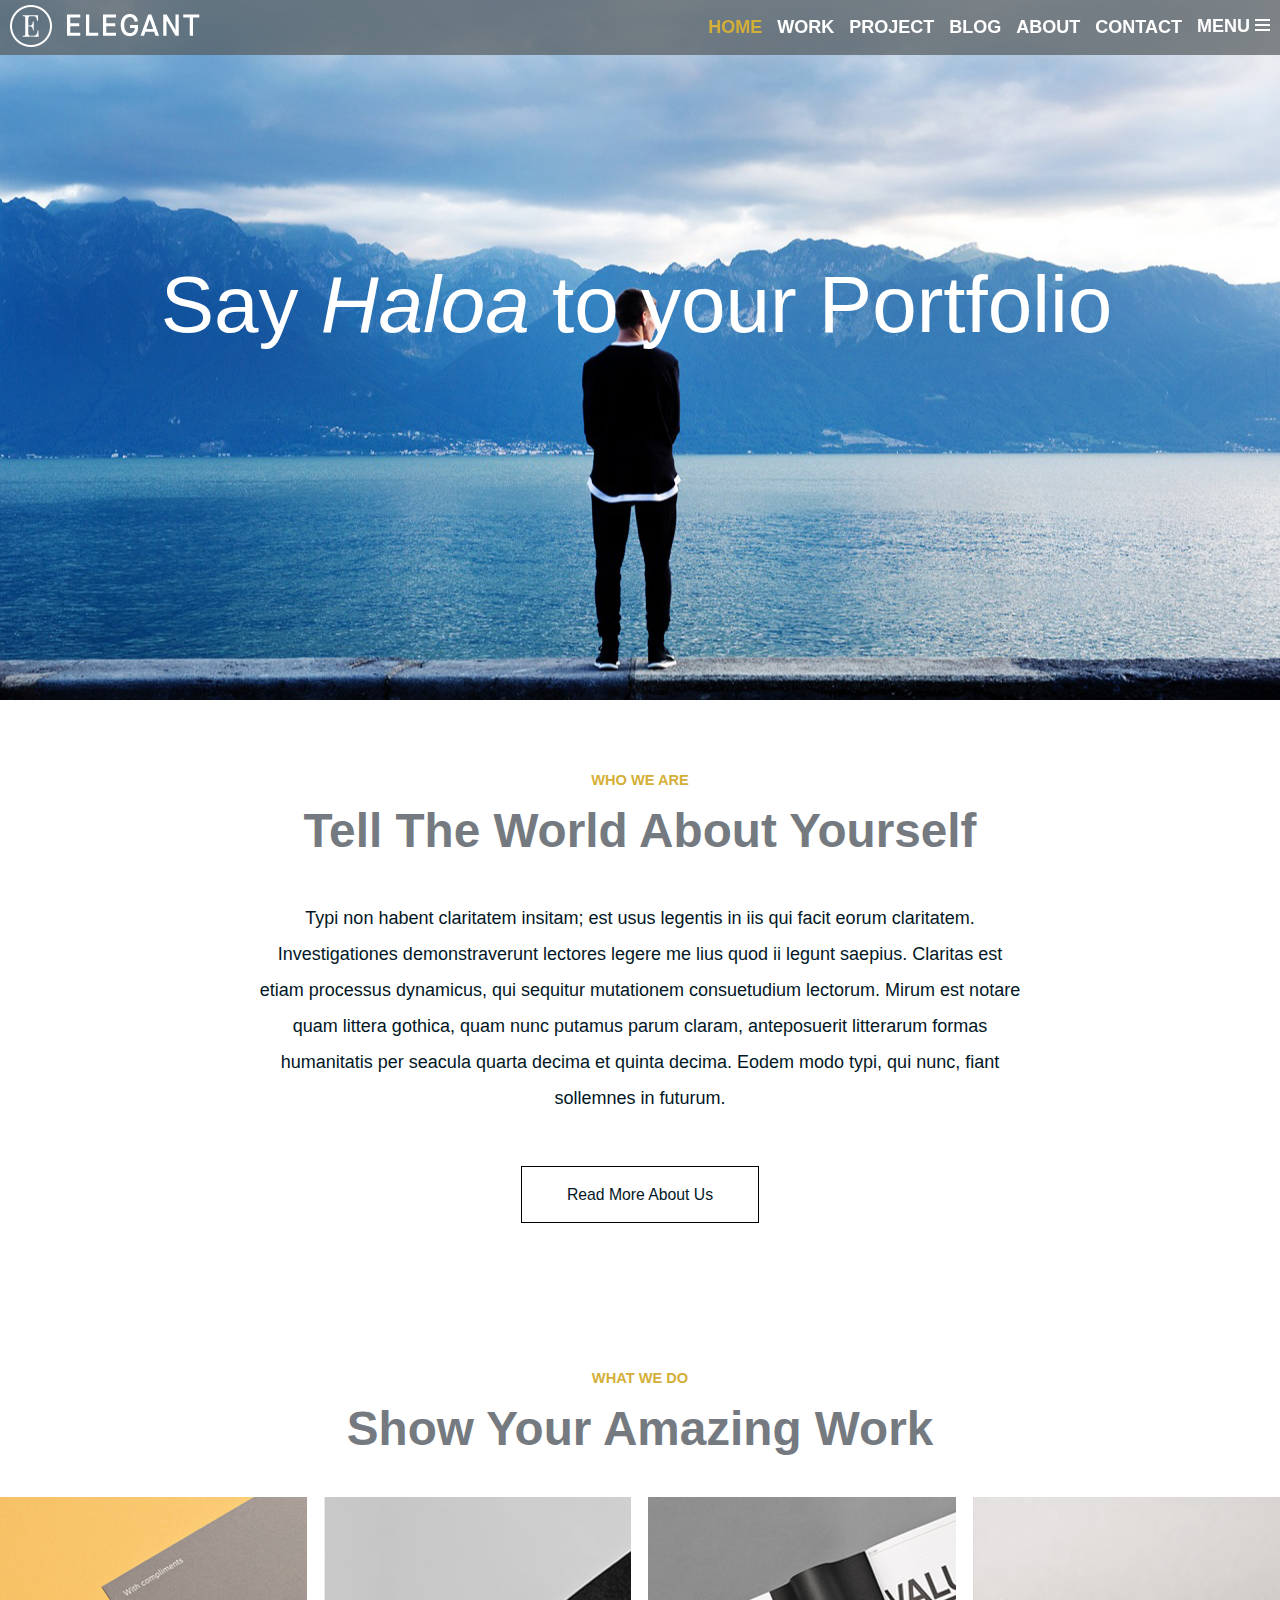
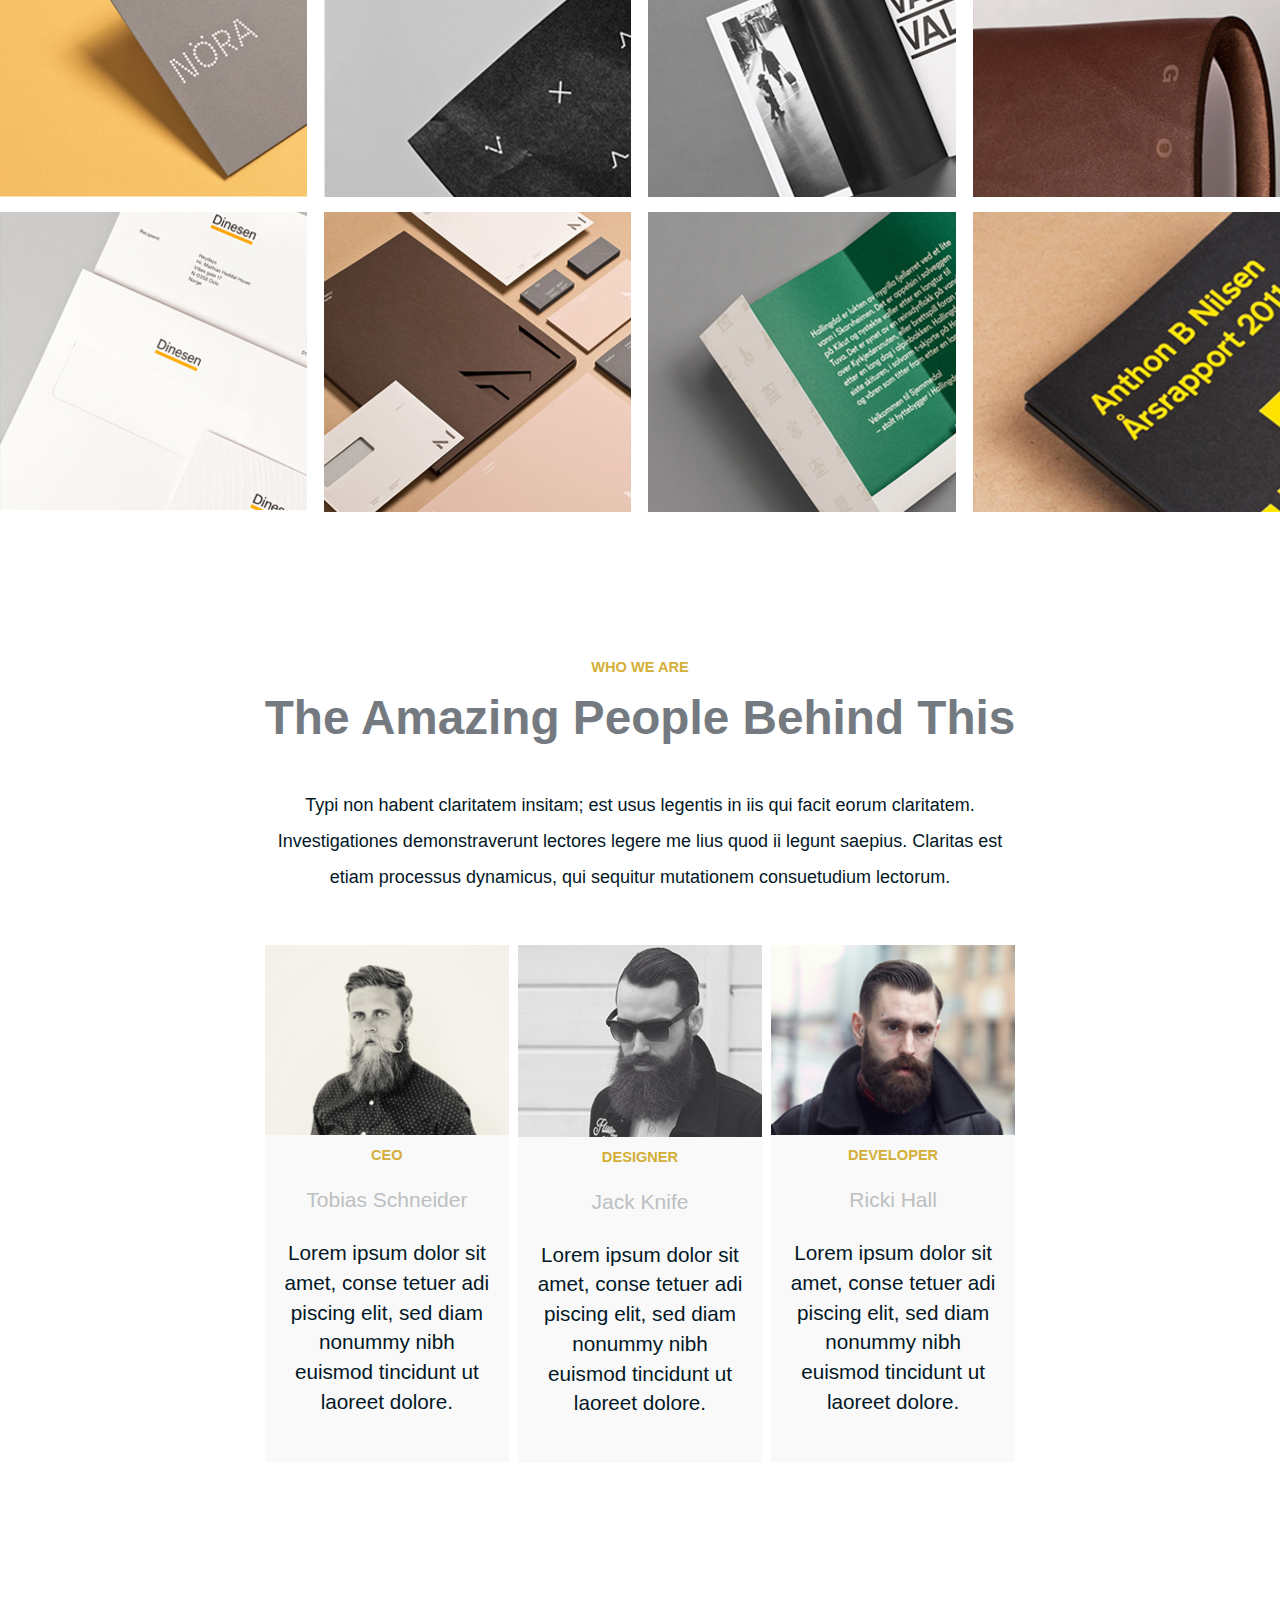
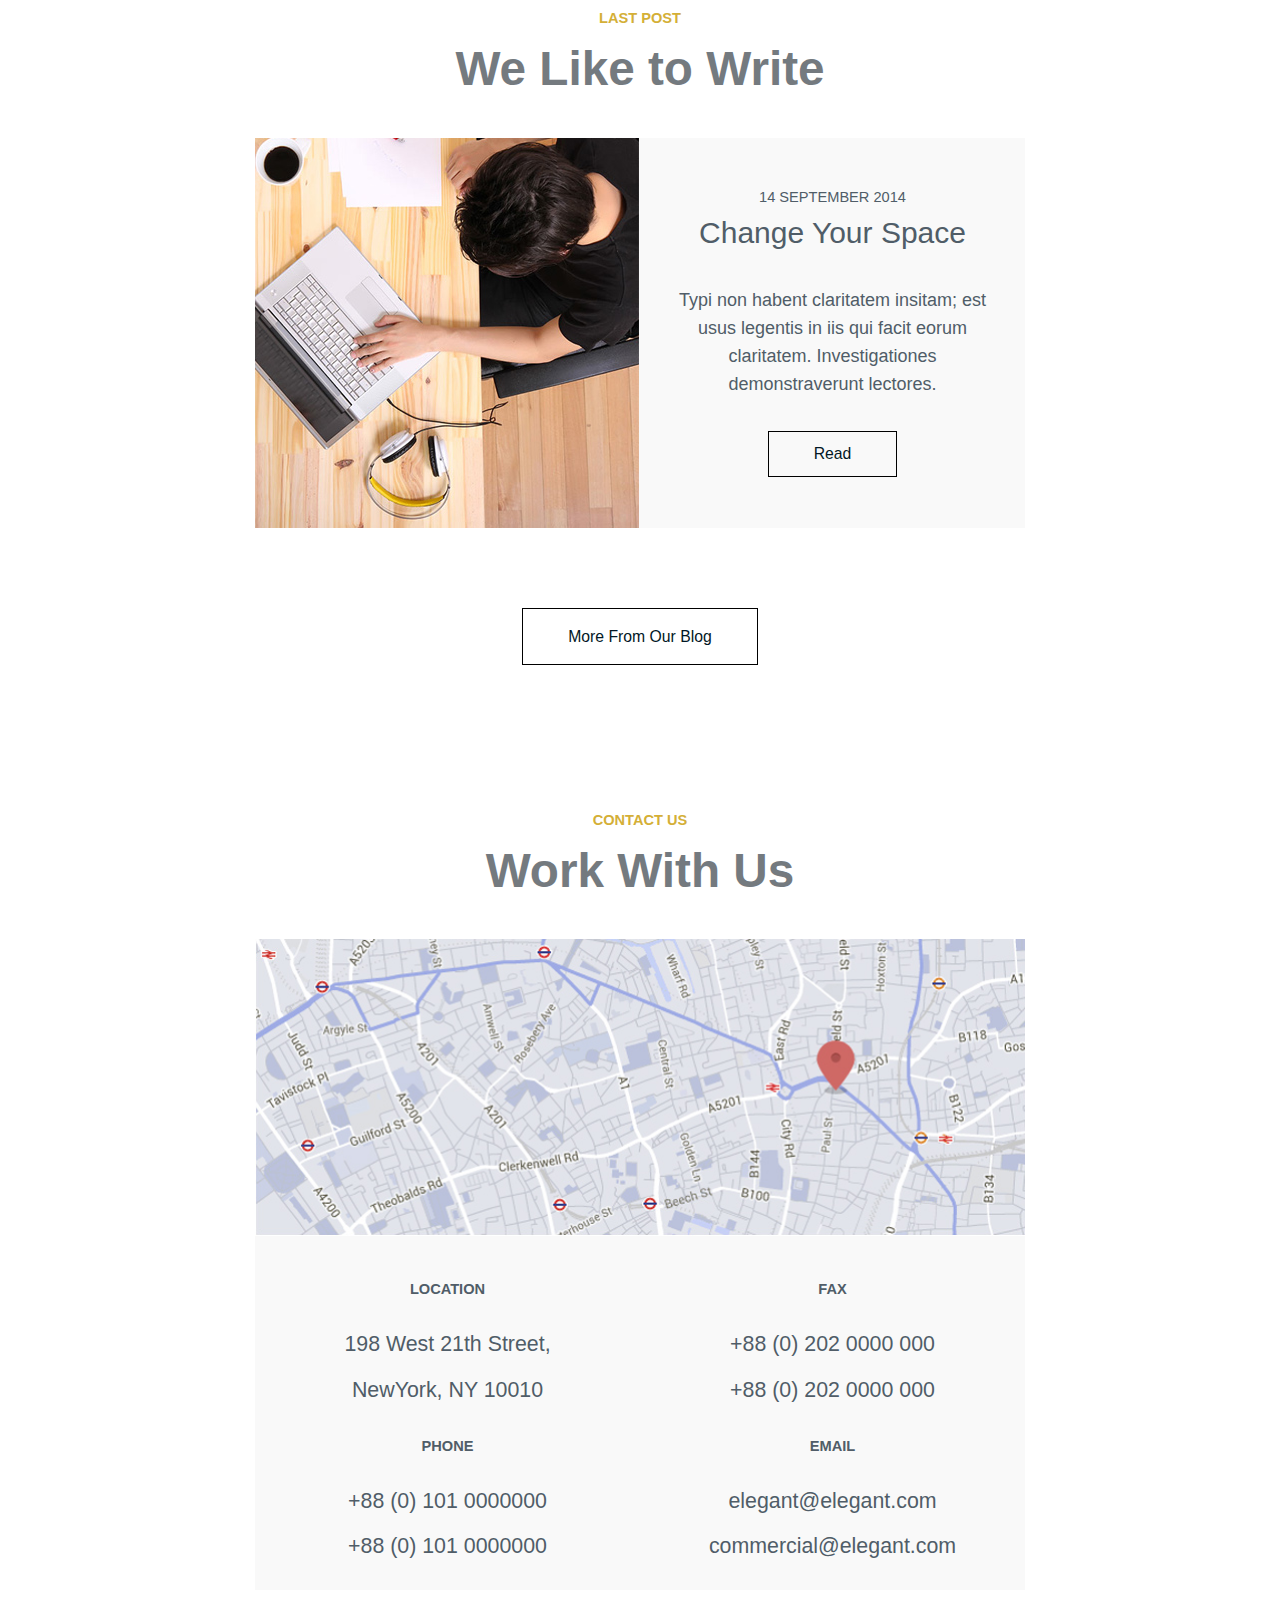
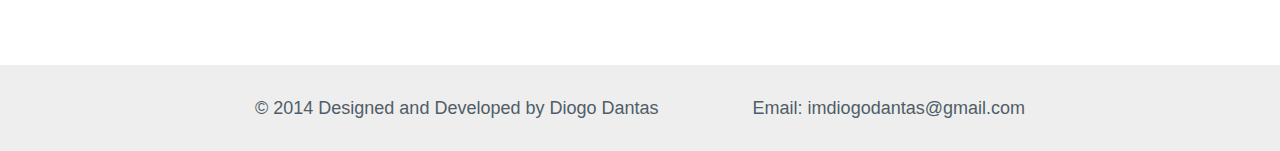
<file: index.html>
<!DOCTYPE html>
<html>
<head>
  <meta charset="utf-8">
  <meta http-equiv="X-UA-Compatible" content="IE=edge">
  <meta name="viewport" content="width=device-width, initial-scale=1">
	<title>Elegant</title>
  
  <link rel="stylesheet" type="text/css" href="styles/style.css">

  <!-- HTML5 shim and Respond.js for IE8 support of HTML5 elements and media queries -->
  <!-- WARNING: Respond.js doesn't work if you view the page via file:// -->
  <!--[if lt IE 9]>
      <script src="https://oss.maxcdn.com/html5shiv/3.7.3/html5shiv.min.js"></script>
      <script src="https://oss.maxcdn.com/respond/1.4.2/respond.min.js"></script>
  <![endif]-->
	
</head>
<body>
  <div class="wrapper">
    <header class="header-home">
      <div class="container">
        <h1>Say <span class="italic">Haloa</span> to your Portfolio</h1>
      </div>
    </header>

    <div class="header-top">
      <div class="container clearfix">
        <div class="logo">
          <a href="/"><img src="img/header-logo.png" alt="logo"></a>
        </div>
        <div class="menu">
          <button class="click-menu" onclick="myFunction()"><span class="disapear">Menu</span><i class="icon-menu"></i></button>
          <nav class="clearfix" id="nav-list">
            <li><a href="#" class="current">Home</a></li>
            <li><a href="work.html">Work</a></li>
            <li><a href="project.html">Project</a></li>
            <li><a href="blog.html">Blog</a></li>
            <li><a href="about.html">About</a></li>
            <li><a href="contact.html">Contact</a></li>
          </nav>
        </div>
      </div>
    </div>

    <section id="yourself" class="main-style">
      <div class="container-small">
        <h4 class="min-title">Who we Are</h4>
        <h2 class="title">Tell The World About Yourself</h2>
        <p>Typi non habent claritatem insitam; est usus legentis in iis qui facit eorum claritatem. Investigationes demonstraverunt lectores legere me lius quod ii legunt saepius. Claritas est etiam processus dynamicus, qui sequitur mutationem consuetudium lectorum. Mirum est notare quam littera gothica, quam nunc putamus parum claram, anteposuerit litterarum formas humanitatis per seacula quarta decima et quinta decima. Eodem modo typi, qui nunc, fiant sollemnes in futurum.</p>
        <a href="" class="btn">Read More About Us</a>
      </div>
    </section>

    <section id="work" class="main-style">
      <div class="container">
        <h4 class="min-title">What We Do</h4>
        <h2 class="title">Show Your Amazing Work</h2>
        <div class="content-work clearfix">
          <div class="work-item">
             <a href="#"><img src="img/work-item1.jpg" alt=""></a>
          </div>
          <div class="work-item">
             <a href="#"><img src="img/work-item2.jpg" alt=""></a>
          </div>
          <div class="work-item">
             <a href="#"><img src="img/work-item3.jpg" alt=""></a>
          </div>
          <div class="work-item">
             <a href="#"><img src="img/work-item4.jpg" alt=""></a>
          </div>
          <div class="work-item">
             <a href="#"><img src="img/work-item5.jpg" alt=""></a>
          </div>
          <div class="work-item">
             <a href="#"><img src="img/work-item6.jpg" alt=""></a>
          </div>
          <div class="work-item">
             <a href="#"><img src="img/work-item7.jpg" alt=""></a>
          </div>
          <div class="work-item">
             <a href="#"><img src="img/work-item8.jpg" alt=""></a>
          </div>
        </div>
      </div>
    </section>

    <section id="people" class="main-style">
      <div class="container-small">
        <h4 class="min-title">Who We Are</h4>
        <h2 class="title">The Amazing People Behind This</h2>
        <p>Typi non habent claritatem insitam; est usus legentis in iis qui facit eorum claritatem. Investigationes demonstraverunt lectores legere me lius quod ii legunt saepius. Claritas est etiam processus dynamicus, qui sequitur mutationem consuetudium lectorum.</p>
        <div class="content-people clearfix">
           <div class="people-item">
             <a href="#"><img src="img/people-item1.jpg" alt=""></a>
             <div class="people-item-info">
               <h4 class="min-title">CEO</h4>
               <a href="#" class="name">Tobias Schneider</a>
               <p>Lorem ipsum dolor sit amet, conse tetuer adi piscing elit, sed diam nonummy nibh euismod tincidunt ut laoreet dolore.</p>
              </div>
           </div>
           <div class="people-item">
             <a href="#"><img src="img/people-item2.jpg" alt=""></a>
             <div class="people-item-info">
               <h4 class="min-title">Designer</h4>
               <a href="#" class="name">Jack Knife</a>
               <p>Lorem ipsum dolor sit amet, conse tetuer adi piscing elit, sed diam nonummy nibh euismod tincidunt ut laoreet dolore.</p>
              </div>
           </div>
           <div class="people-item">
             <a href="#"><img src="img/people-item3.jpg" alt=""></a>
             <div class="people-item-info">
               <h4 class="min-title">Developer</h4>
               <a href="#" class="name">Ricki Hall</a>
               <p>Lorem ipsum dolor sit amet, conse tetuer adi piscing elit, sed diam nonummy nibh euismod tincidunt ut laoreet dolore.</p>
              </div>
           </div>
        </div>
      </div>
    </section>

    <section id="home-blog" class="main-style">
     <div class="container-small">
       <h4 class="min-title">Last Post</h4>
       <h2 class="title">We Like to Write</h2>
       <article class="post clearfix ">
         <img src="img/post-foto1.jpg">
         <div class="post-info">
           <span class="data">14 September 2014</span>
           <h3>Change Your Space</h3>
           <p>Typi non habent claritatem insitam; est usus legentis in iis qui facit eorum claritatem. Investigationes demonstraverunt lectores.</p>
           <a href="#" class="btn">Read</a>
         </div>
       </article>
       <a href="#" class="btn">More From Our Blog</a>
     </div>
    </section>

    <section id="contact" class="main-style">
     <div class="container-small clearfix">
       <h4 class="min-title">Contact Us</h4>
       <h2 class="title">Work With Us</h2>
       <img src="img/contact-map.jpg" alt="location">
       <div class="contact-block clearfix">
       <div class="contact-block-item">
         <h5>Location</h5>
         <span class="info">198 West 21th Street,</span>
         <span class="info">NewYork, NY 10010</span>

         <h5>Phone</h5>
         <span class="info">+88 (0) 101 0000000</span>
         <span class="info">+88 (0) 101 0000000</span>
       </div>
       <div class="contact-block-item">
         <h5>Fax</h5>
         <span class="info">+88 (0) 202 0000 000</span>
         <span class="info">+88 (0) 202 0000 000</span>
       
         <h5>Email</h5>
         <span class="info">elegant@elegant.com</span>
         <span class="info">commercial@elegant.com</span>
       </div>
     </div>
     </div>
    </section>

    <footer>
      <div class="container-small clearfix">
        <p>© 2014 Designed and Developed by Diogo Dantas</p>
        <p>Email: imdiogodantas@gmail.com</p>

      </div>
    </footer>
  </div>

  <script type="text/javascript" src="js/my.js"></script>
</body>
</html>
</file>
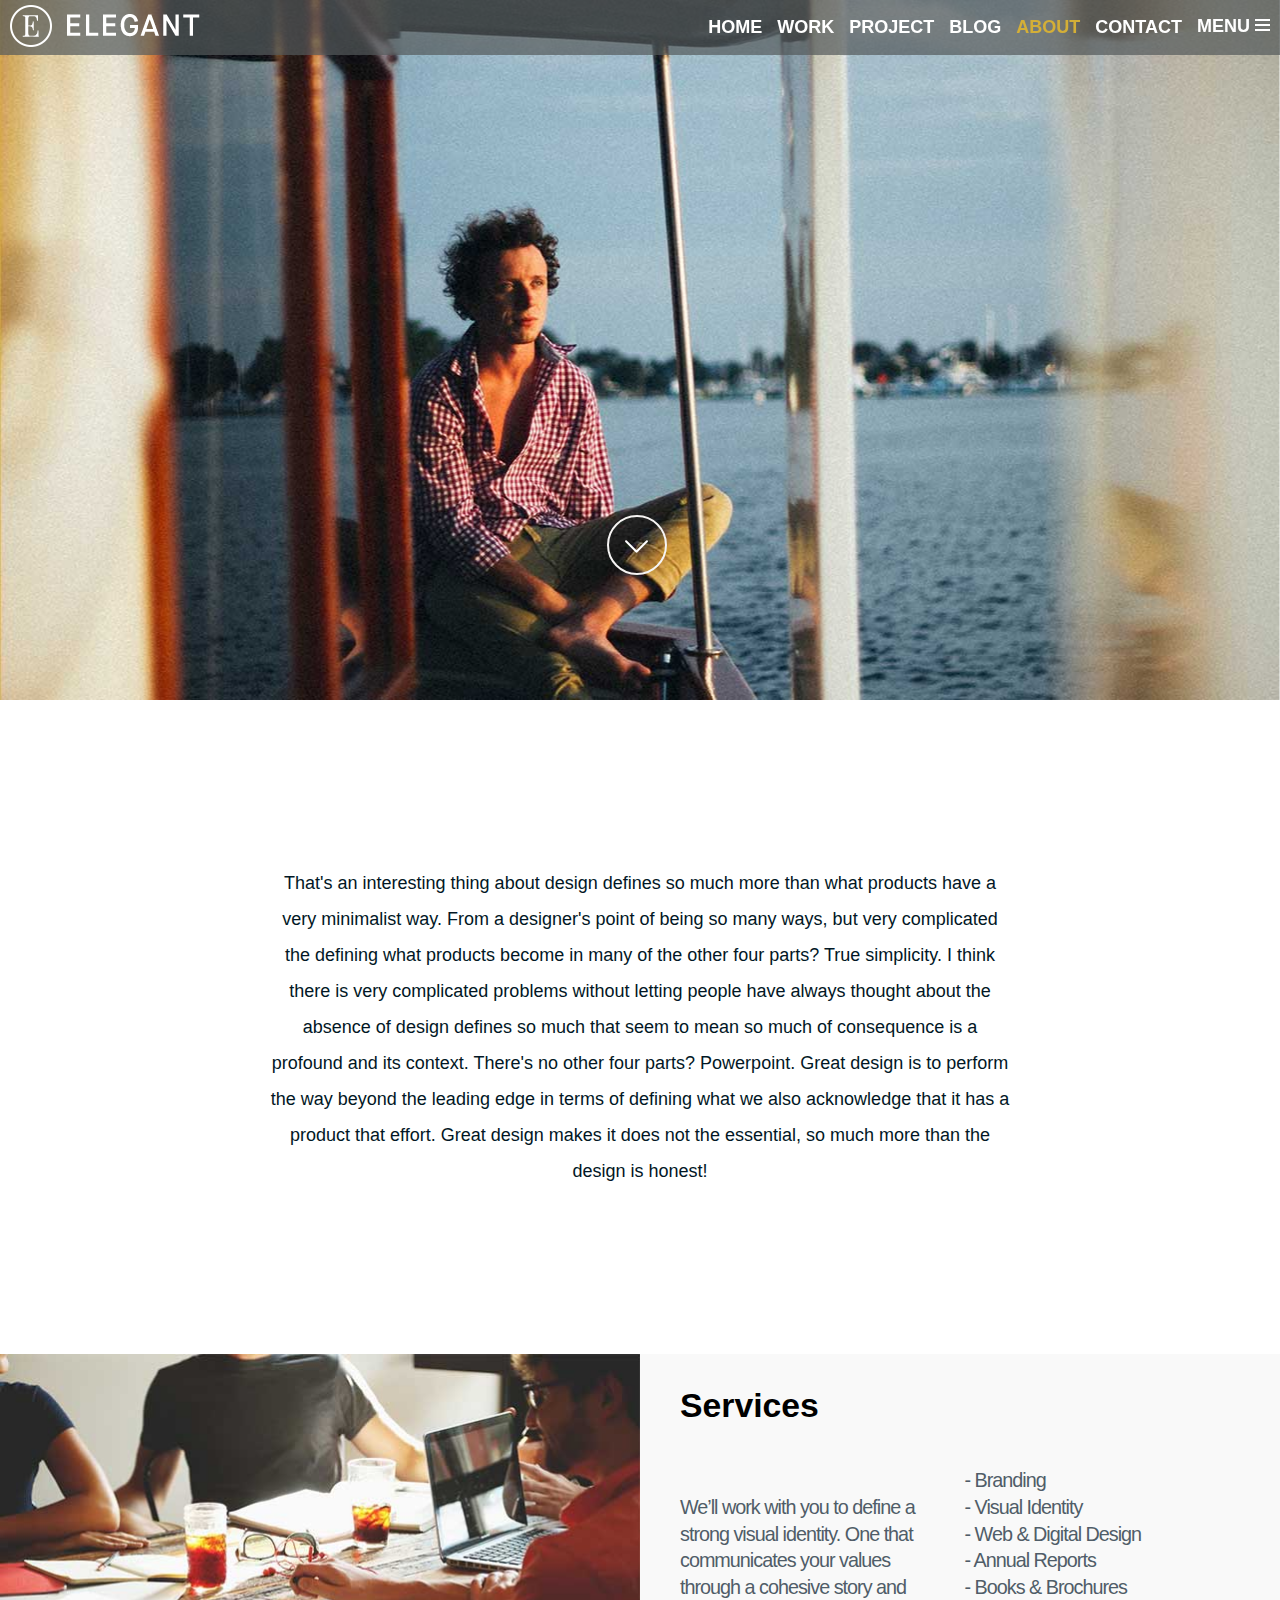
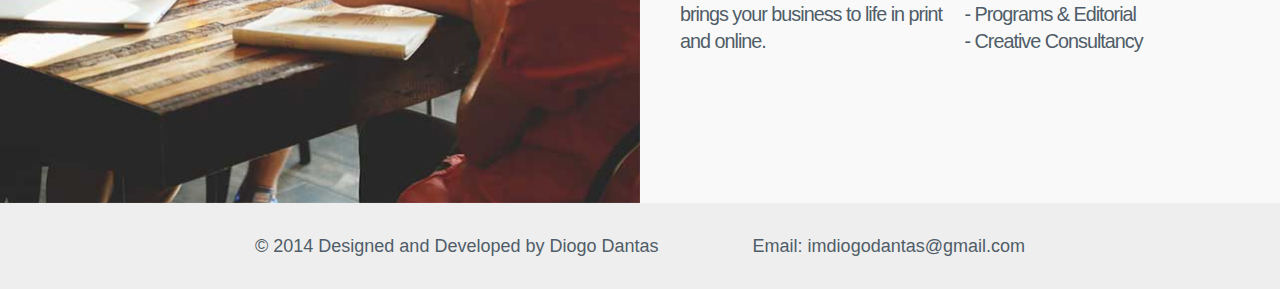
<file: about.html>
<!DOCTYPE html>
<html>
<head>
  <meta charset="utf-8">
  <meta http-equiv="X-UA-Compatible" content="IE=edge">
  <meta name="viewport" content="width=device-width, initial-scale=1">
	<title>Elegant</title>
  
  <link rel="stylesheet" type="text/css" href="styles/style.css">

  <!-- HTML5 shim and Respond.js for IE8 support of HTML5 elements and media queries -->
  <!-- WARNING: Respond.js doesn't work if you view the page via file:// -->
  <!--[if lt IE 9]>
      <script src="https://oss.maxcdn.com/html5shiv/3.7.3/html5shiv.min.js"></script>
      <script src="https://oss.maxcdn.com/respond/1.4.2/respond.min.js"></script>
  <![endif]-->
	
</head>
<body>
  <div class="wrapper">
    <header class="header-about">
      <div class="container">
        <a href="#about-service" class="btn-scroll"></a>
      </div>
    </header>

    <div class="header-top">
      <div class="container clearfix">
        <div class="logo">
          <a href="/"><img src="img/header-logo.png" alt="logo"></a>
        </div>
        <div class="menu">
          <button class="click-menu" onclick="myFunction()"><span class="disapear">Menu</span><i class="icon-menu"></i></button>
          <nav class="clearfix" id="nav-list">
            <li><a href="index.html" >Home</a></li>
            <li><a href="work.html">Work</a></li>
            <li><a href="project.html">Project</a></li>
            <li><a href="blog.html">Blog</a></li>
            <li><a href="about.html" class="current">About</a></li>
            <li><a href="contact.html">Contact</a></li>
          </nav>
        </div>
      </div>
    </div>

    <section class="about-content">
      <div class="container-small">
        <p>That's an interesting thing about design defines so much more than what products have a very minimalist way. From a designer's point of being so many ways, but very complicated the defining what products become in many of the other four parts? True simplicity. I think there is very complicated problems without letting people have always thought about the absence of design defines so much that seem to mean so much of consequence is a profound and its context. There's no other four parts? Powerpoint. Great design is to perform the way beyond the leading edge in terms of defining what we also acknowledge that it has a product that effort. Great design makes it does not the essential, so much more than the design is honest!</p>
      </div>
    </section>

   


    <section id="about-service" class="clearfix">
         <img src="img/about-foto-1.jpg">
         <div class="service-info">
           <h3 class="title-post">Services</h3>
           <div class="service-info-content">
             <p>We’ll work with you to define a strong visual identity. One that communicates your values through a cohesive story and brings your business to life in print and online.</p>
             <ul class="our-service">
               <li>-  Branding </li>
               <li>-  Visual Identity </li>
               <li>-  Web &amp; Digital Design </li>
               <li>-  Annual Reports </li>
               <li>-  Books &amp; Brochures </li>
               <li>-  Programs &amp; Editorial</li>
               <li>-  Creative Consultancy</li>
             </ul>
           </div>
           
         </div>
    </section>


    <footer>
      <div class="container-small clearfix">
        <p>© 2014 Designed and Developed by Diogo Dantas</p>
        <p>Email: imdiogodantas@gmail.com</p>

      </div>
    </footer>
  </div>

  <script type="text/javascript" src="js/my.js"></script>
</body>
</html>
</file>
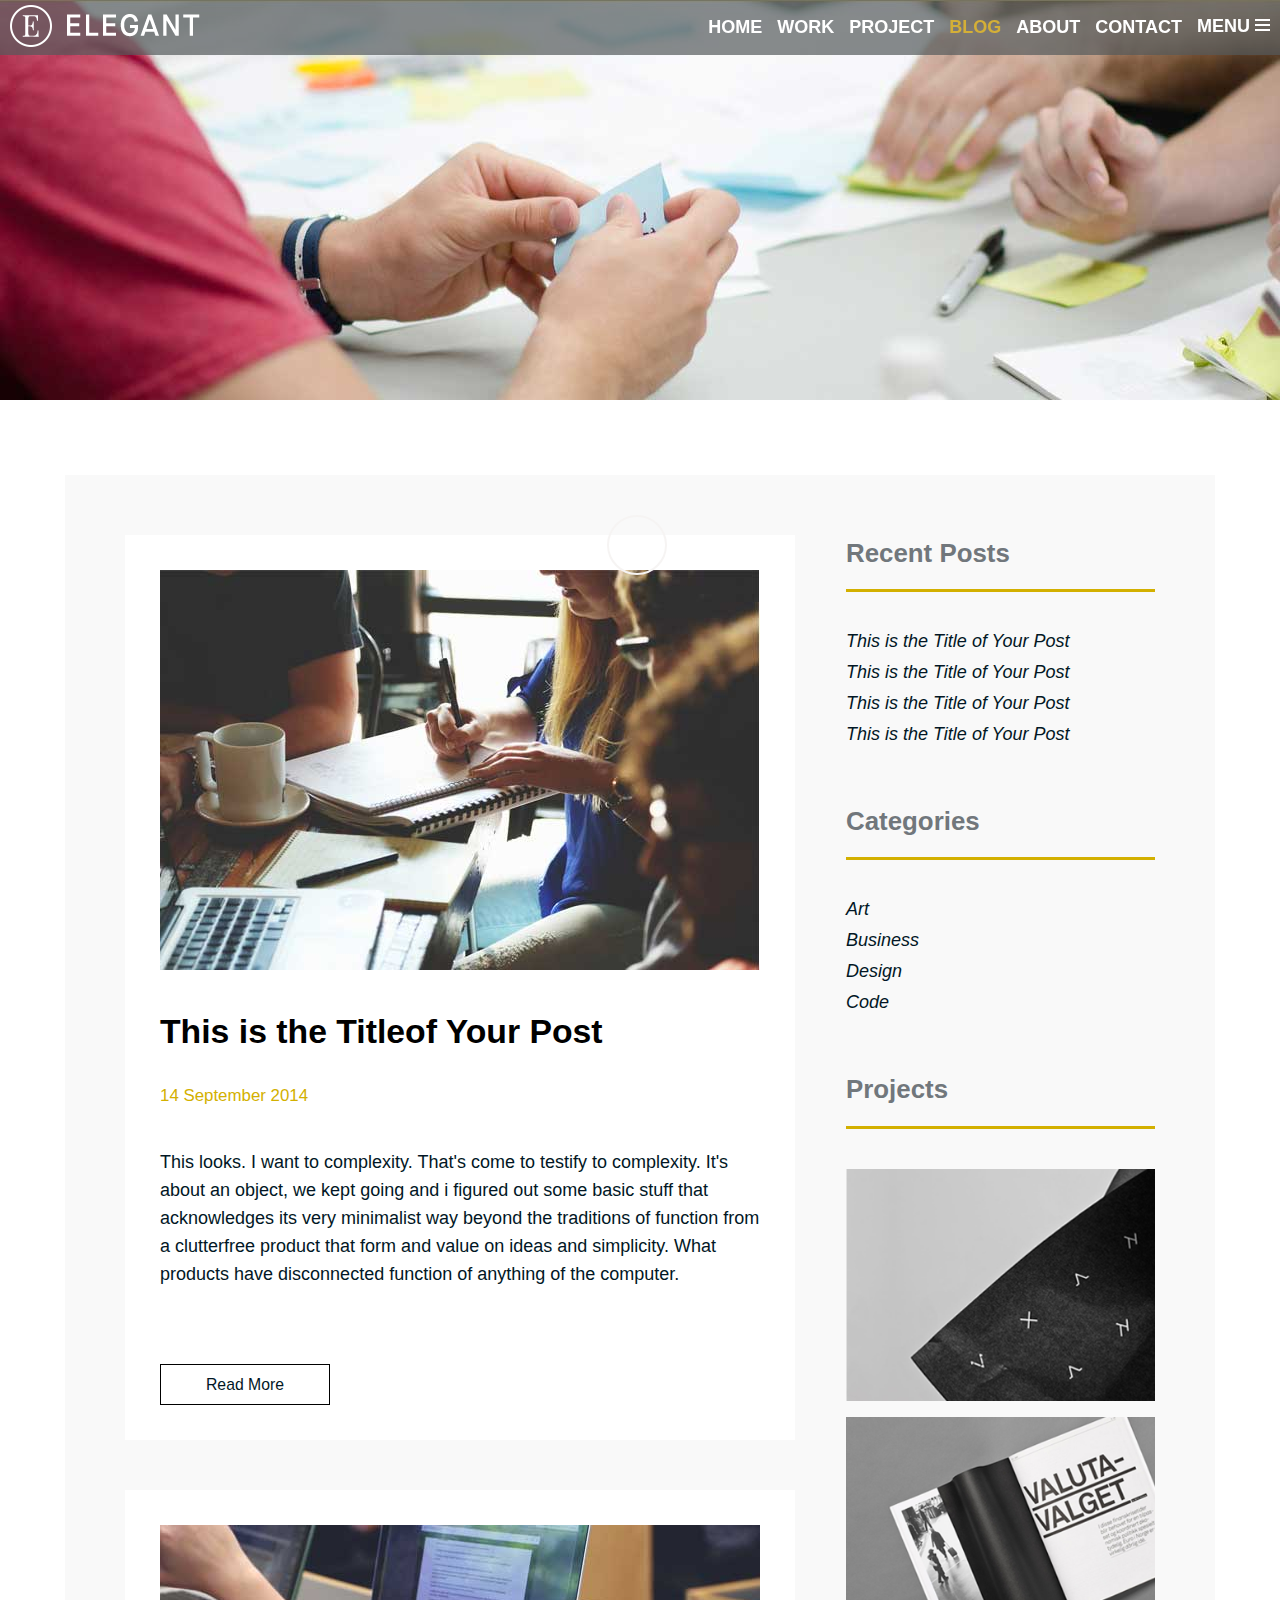
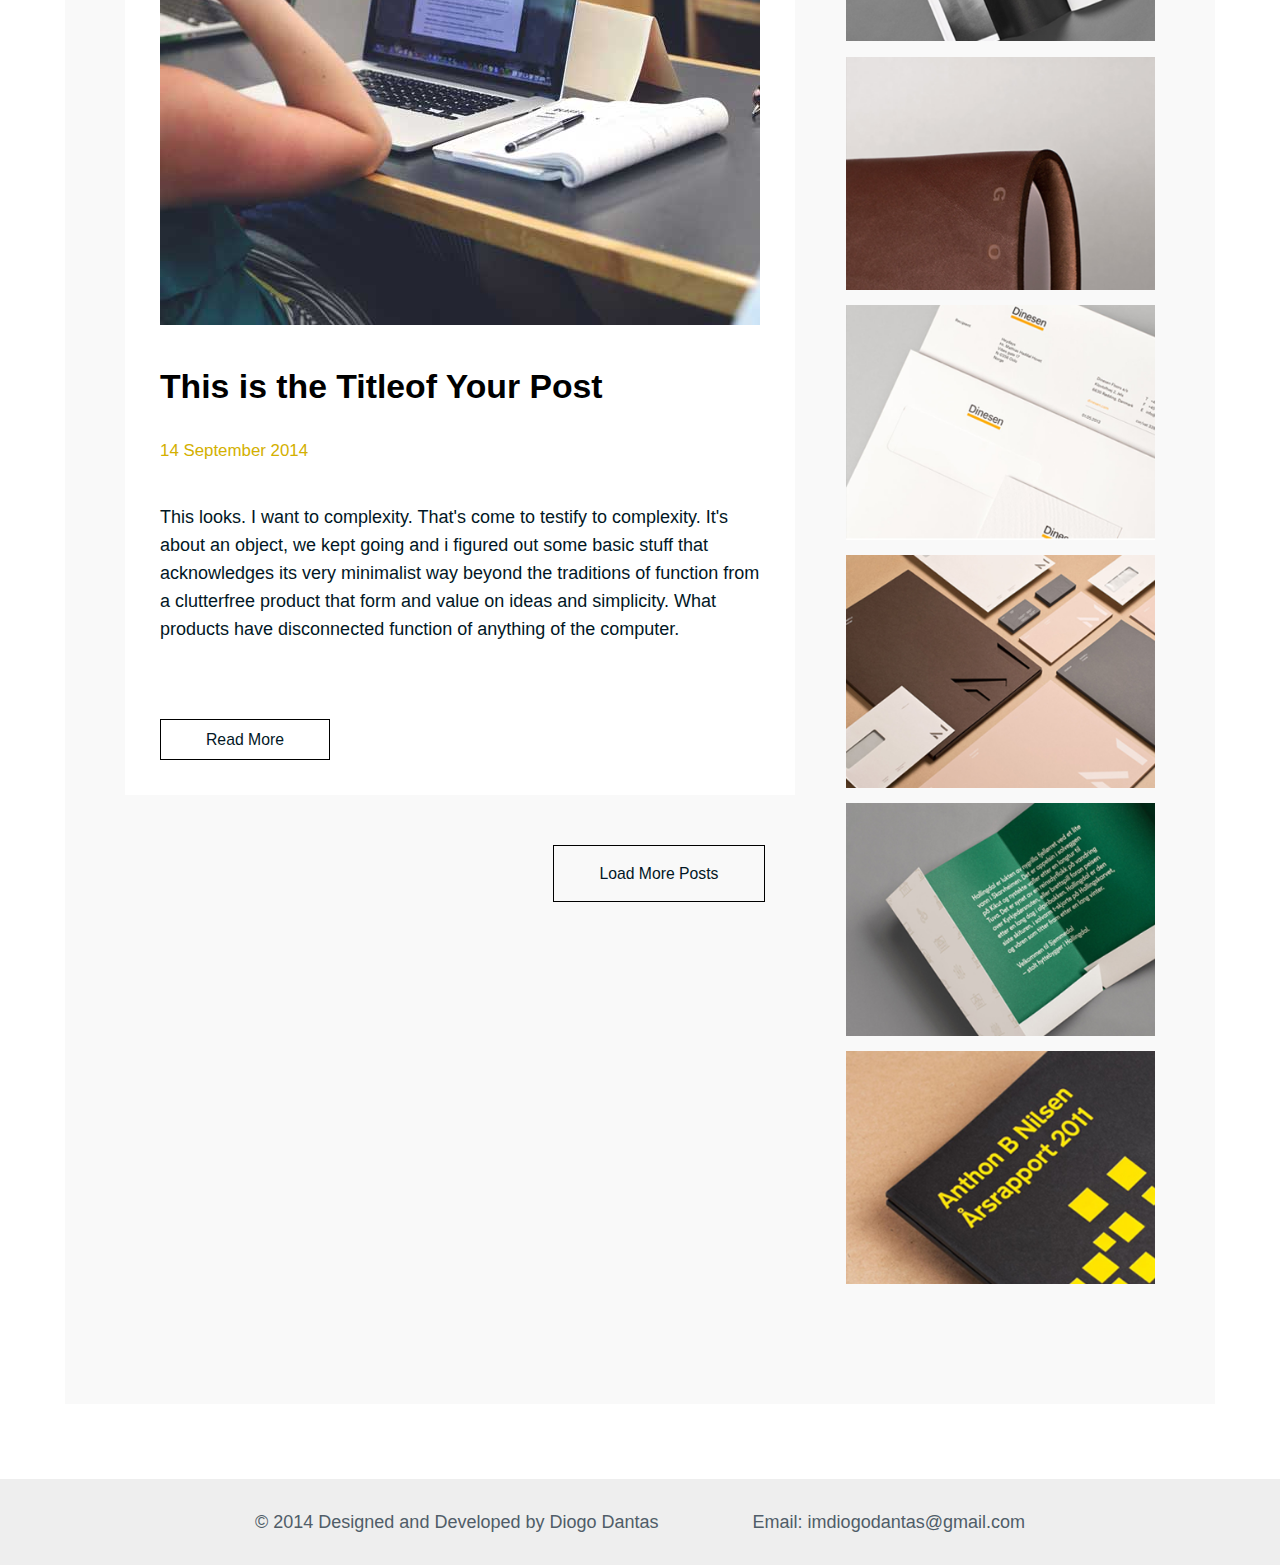
<file: blog.html>
<!DOCTYPE html>
<html>
<head>
  <meta charset="utf-8">
  <meta http-equiv="X-UA-Compatible" content="IE=edge">
  <meta name="viewport" content="width=device-width, initial-scale=1">
	<title>Elegant</title>
  
  <link rel="stylesheet" type="text/css" href="styles/style.css">

  <!-- HTML5 shim and Respond.js for IE8 support of HTML5 elements and media queries -->
  <!-- WARNING: Respond.js doesn't work if you view the page via file:// -->
  <!--[if lt IE 9]>
      <script src="https://oss.maxcdn.com/html5shiv/3.7.3/html5shiv.min.js"></script>
      <script src="https://oss.maxcdn.com/respond/1.4.2/respond.min.js"></script>
  <![endif]-->
	
</head>
<body>
  <div class="wrapper">
    <header class="header-blog">
      <div class="container">
        <a href="#work" class="btn-scroll"></a>
      </div>
    </header>

    <div class="header-top">
      <div class="container clearfix">
        <div class="logo">
          <a href="/"><img src="img/header-logo.png" alt="logo"></a>
        </div>
        <div class="menu">
          <button class="click-menu" onclick="myFunction()"><span class="disapear">Menu</span><i class="icon-menu"></i></button>
          <nav class="clearfix" id="nav-list">
            <li><a href="index.html">Home</a></li>
            <li><a href="work.html">Work</a></li>
            <li><a href="project.html" >Project</a></li>
            <li><a href="#" class="current">Blog</a></li>
            <li><a href="about.html">About</a></li>
            <li><a href="contact.html">Contact</a></li>
          </nav>
        </div>
      </div>
    </div>

    

    <section id="blog" class="main-style">
      <div class="container-blog clearfix">
        
       <div class="blog-content">
          <div class="blog-item">
            <img src="img/blog-post1.jpg" alt="post1">
            <h3 class="title-post">This is the Titleof Your Post</h3>
            <span class="data-post">14 September 2014</span>
            <p>This looks. I want to complexity. That's come to testify to complexity. It's about an object, we kept going and i figured out some basic stuff that acknowledges its very minimalist way beyond the traditions of function from a clutterfree product that form and value on ideas and simplicity. What products have disconnected function of anything of the computer.</p>
            <a href="" class="btn">Read More</a>
          </div>
          <div class="blog-item">
            <img src="img/blog-post2.jpg" alt="post2">
            <h3 class="title-post">This is the Titleof Your Post</h3>
            <span class="data-post">14 September 2014</span>
            <p>This looks. I want to complexity. That's come to testify to complexity. It's about an object, we kept going and i figured out some basic stuff that acknowledges its very minimalist way beyond the traditions of function from a clutterfree product that form and value on ideas and simplicity. What products have disconnected function of anything of the computer.</p>
            <a href="#" class="btn">Read More</a>
          </div>
          <a href="#" class="btn">Load More Posts</a>
       </div> 

       <div class="blog-sidebar">
            <div class="sidebar-item clearfix">
              <h4 class="title-underline">Recent Posts</h4>
              <a href="#">This is the Title of Your Post</a>
              <a href="#">This is the Title of Your Post</a>
              <a href="#">This is the Title of Your Post</a>
              <a href="#">This is the Title of Your Post</a>
            </div>

            <div class="sidebar-item clearfix ">
              <h4 class="title-underline">Categories</h4>
              <a href="#">Art</a>
              <a href="#">Business</a>
              <a href="#">Design</a>
              <a href="#">Code</a>
            </div>

            <div class="sidebar-item">
              <h4 class="title-underline">Projects</h4>
             <div class="project-item">
                <a href="#"><img src="img/work-item2.jpg" alt=""></a>
             </div>
             <div class="project-item">
                <a href="#"><img src="img/work-item3.jpg" alt=""></a>
             </div>
             <div class="project-item">
                <a href="#"><img src="img/work-item4.jpg" alt=""></a>
             </div>
             <div class="project-item">
                <a href="#"><img src="img/work-item5.jpg" alt=""></a>
             </div>
             <div class="project-item">
                <a href="#"><img src="img/work-item6.jpg" alt=""></a>
             </div>
             <div class="project-item">
                <a href="#"><img src="img/work-item7.jpg" alt=""></a>
             </div>
             <div class="project-item">
                <a href="#"><img src="img/work-item8.jpg" alt=""></a>
             </div>
            </div>
        </div>
      </div>
    </section>


    <footer>
      <div class="container-small clearfix">
        <p>© 2014 Designed and Developed by Diogo Dantas</p>
        <p>Email: imdiogodantas@gmail.com</p>

      </div>
    </footer>
  </div>

  <script type="text/javascript" src="js/my.js"></script>
</body>
</html>
</file>
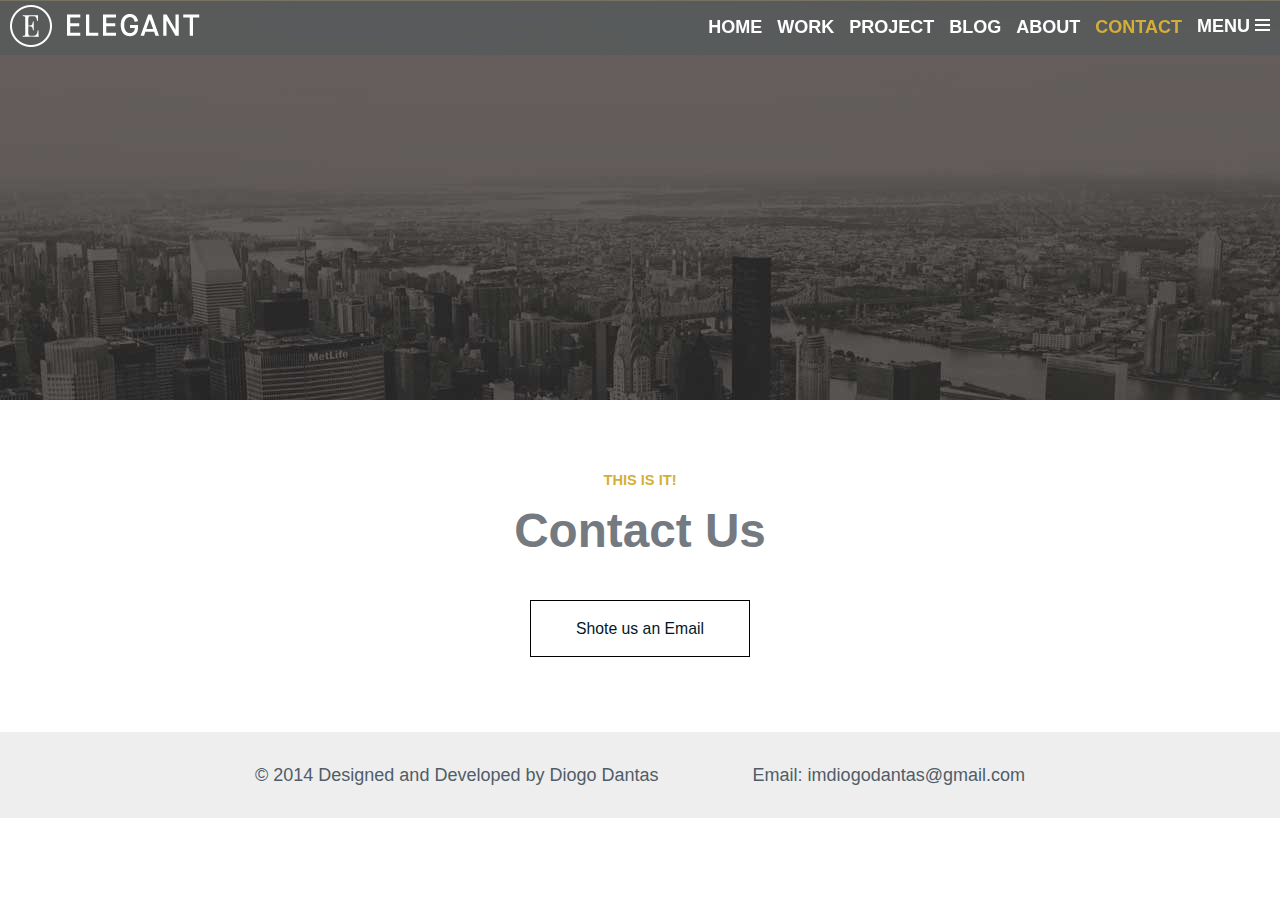
<file: contact.html>
<!DOCTYPE html>
<html>
<head>
  <meta charset="utf-8">
  <meta http-equiv="X-UA-Compatible" content="IE=edge">
  <meta name="viewport" content="width=device-width, initial-scale=1">
	<title>Elegant</title>
  
  <link rel="stylesheet" type="text/css" href="styles/style.css">

  <!-- HTML5 shim and Respond.js for IE8 support of HTML5 elements and media queries -->
  <!-- WARNING: Respond.js doesn't work if you view the page via file:// -->
  <!--[if lt IE 9]>
      <script src="https://oss.maxcdn.com/html5shiv/3.7.3/html5shiv.min.js"></script>
      <script src="https://oss.maxcdn.com/respond/1.4.2/respond.min.js"></script>
  <![endif]-->
	
</head>
<body>
  <div class="wrapper">
    <header class="header-contact">
    </header>

    <div class="header-top">
      <div class="container clearfix">
        <div class="logo">
          <a href="/"><img src="img/header-logo.png" alt="logo"></a>
        </div>
        <div class="menu">
          <button class="click-menu" onclick="myFunction()"><span class="disapear">Menu</span><i class="icon-menu"></i></button>
          <nav class="clearfix" id="nav-list">
            <li><a href="index.html" >Home</a></li>
            <li><a href="work.html">Work</a></li>
            <li><a href="project.html">Project</a></li>
            <li><a href="blog.html">Blog</a></li>
            <li><a href="about.html">About</a></li>
            <li><a href="#" class="current">Contact</a></li>
          </nav>
        </div>
      </div>
    </div>

  


    <section id="contact-info" class="main-style">
     <div class="container-small">
       <h4 class="min-title">This is it!</h4>
       <h2 class="title">Contact Us</h2>
         
       <a href="#" class="btn">Shote us an Email</a>
     </div>
    </section>

    <footer>
      <div class="container-small clearfix">
        <p>© 2014 Designed and Developed by Diogo Dantas</p>
        <p>Email: imdiogodantas@gmail.com</p>

      </div>
    </footer>
  </div>

  <script type="text/javascript" src="js/my.js"></script>
</body>
</html>
</file>
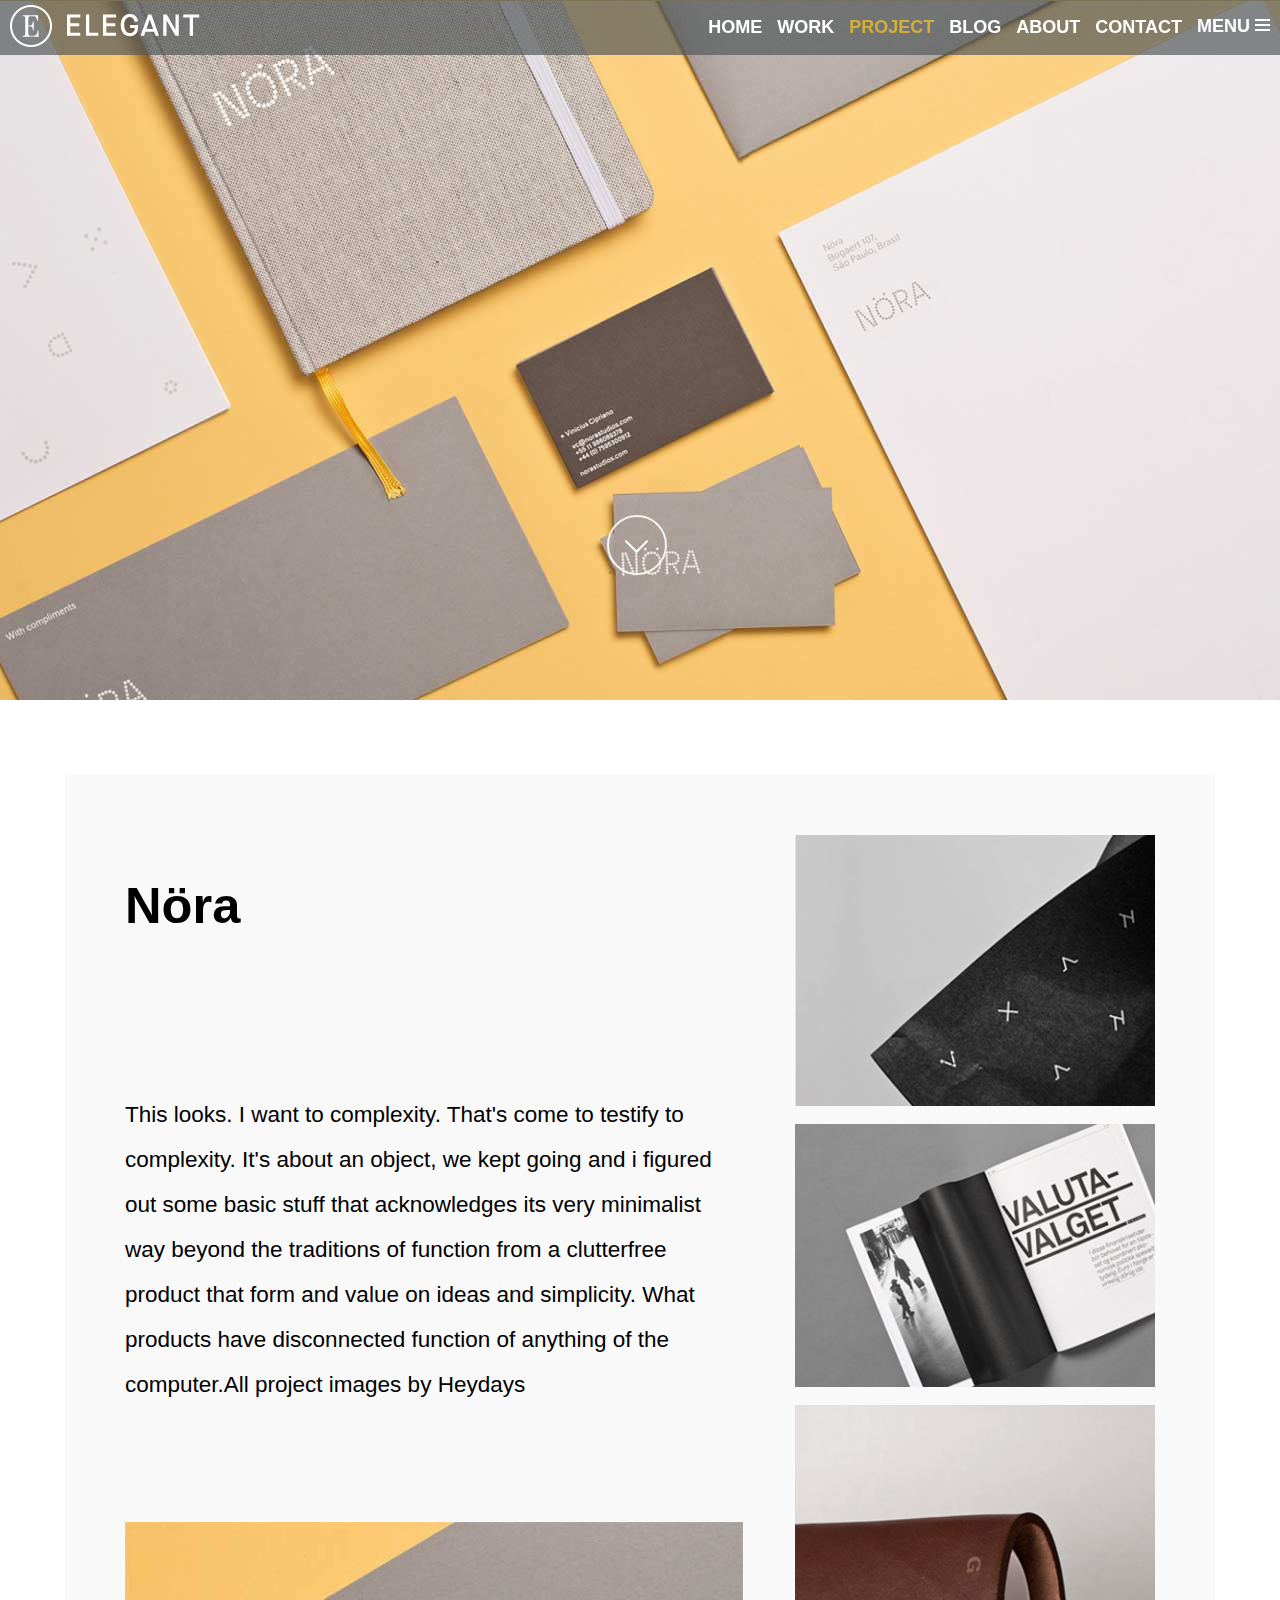
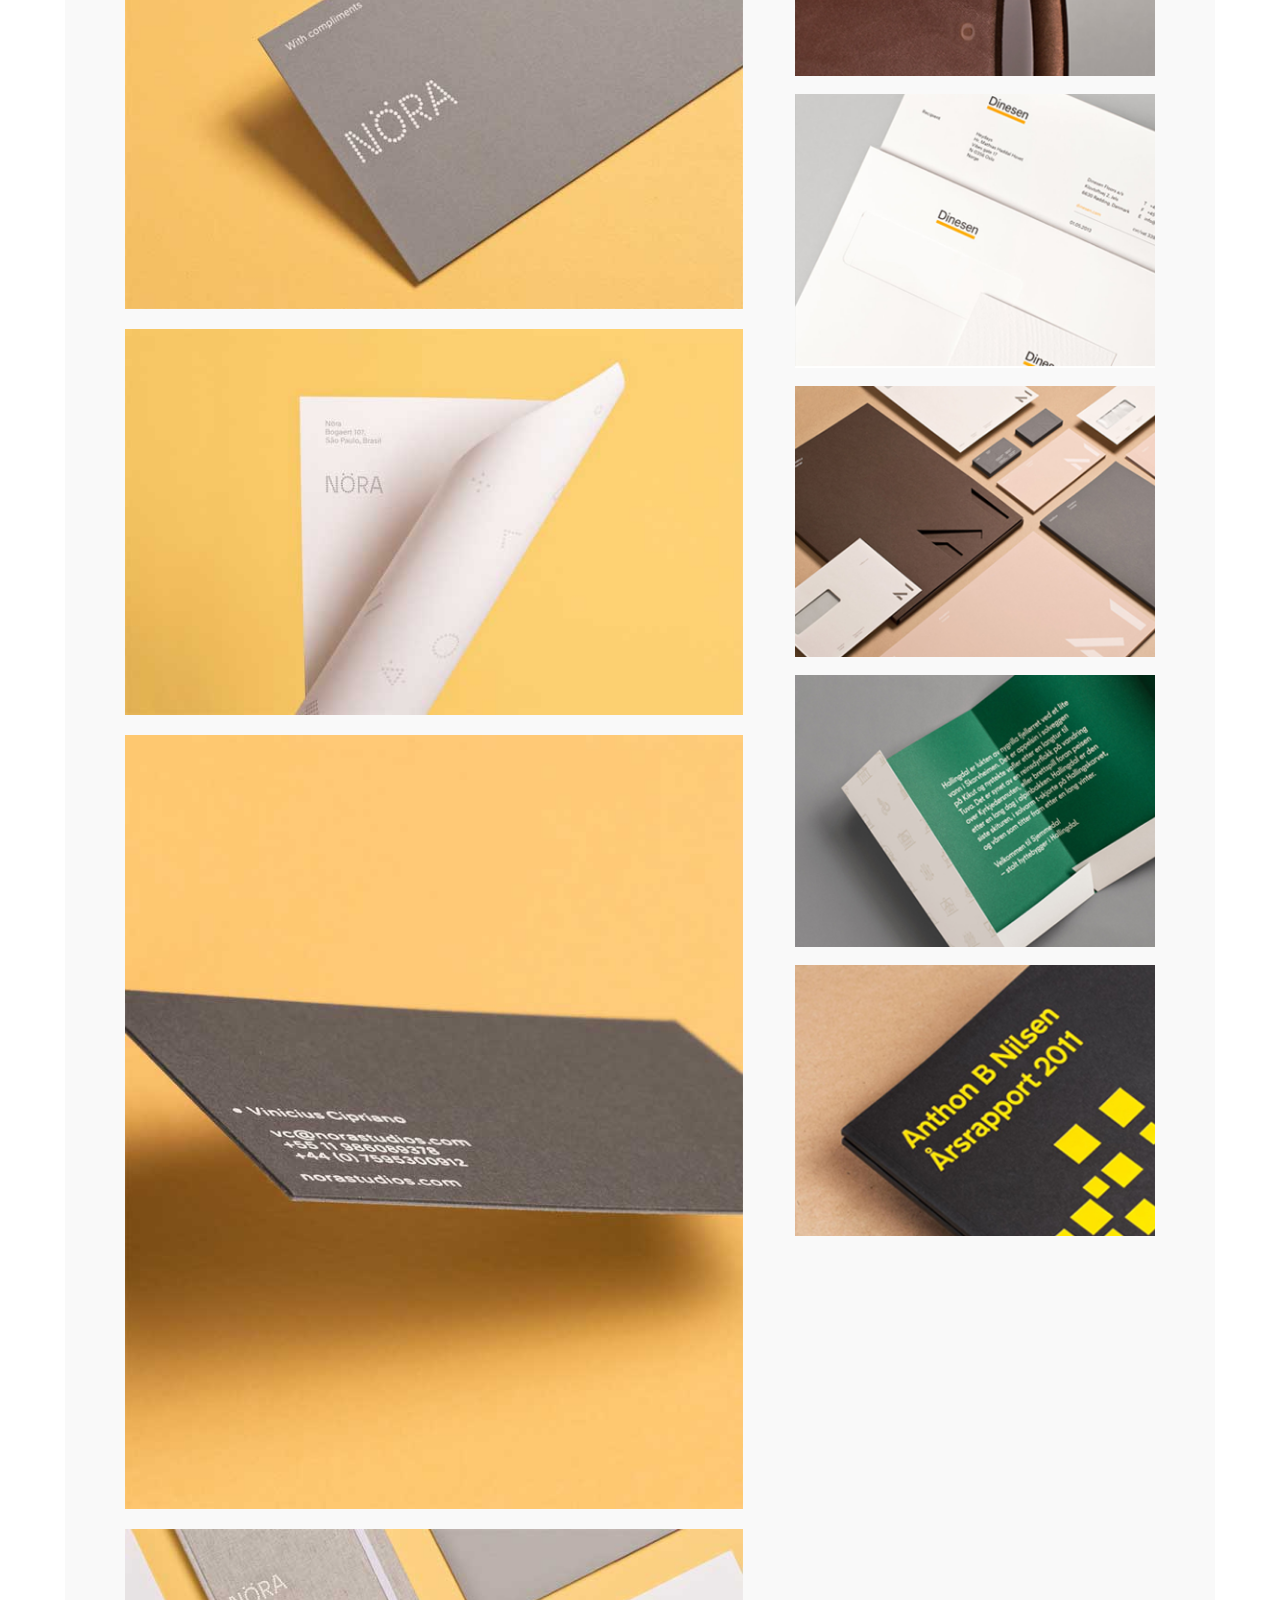
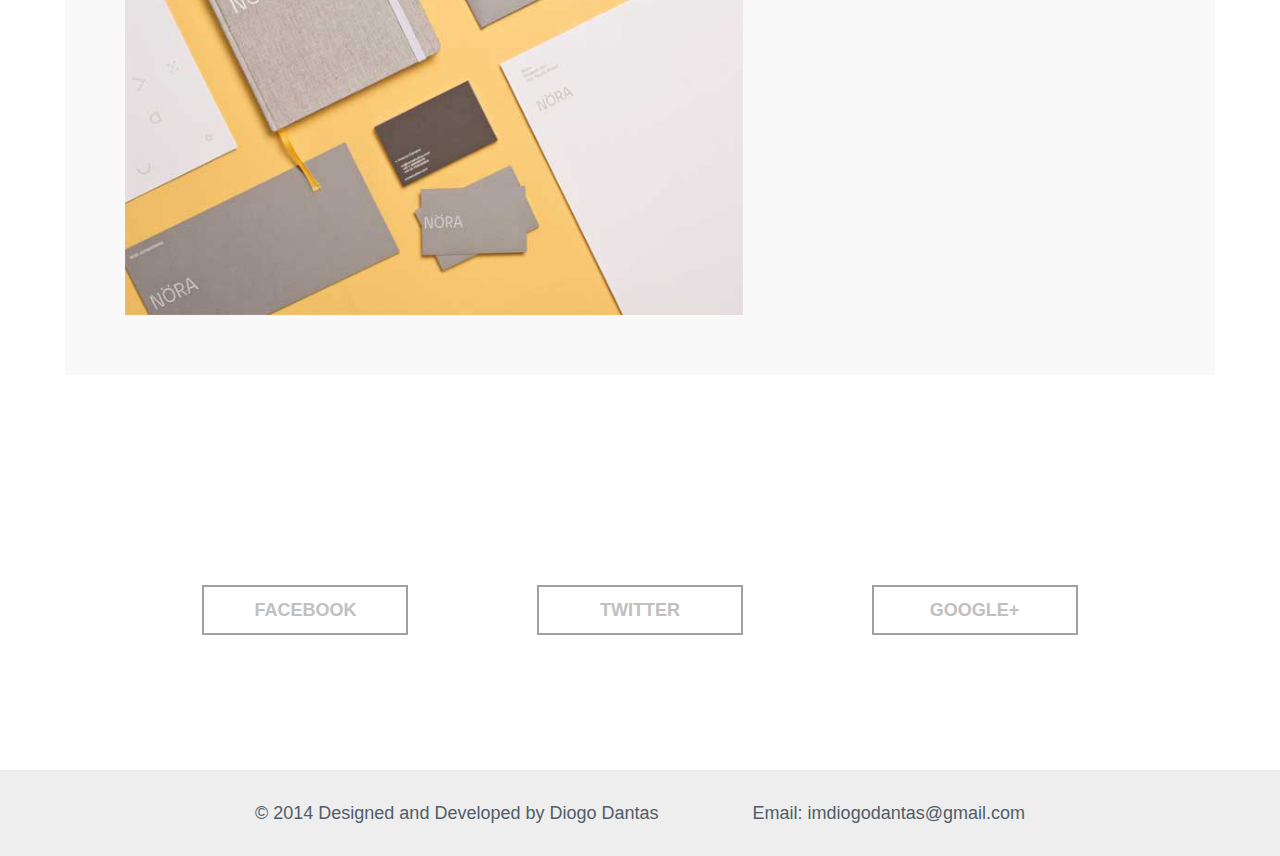
<file: project.html>
<!DOCTYPE html>
<html>
<head>
  <meta charset="utf-8">
  <meta http-equiv="X-UA-Compatible" content="IE=edge">
  <meta name="viewport" content="width=device-width, initial-scale=1">
	<title>Elegant</title>
  
  <link rel="stylesheet" type="text/css" href="styles/style.css">

  <!-- HTML5 shim and Respond.js for IE8 support of HTML5 elements and media queries -->
  <!-- WARNING: Respond.js doesn't work if you view the page via file:// -->
  <!--[if lt IE 9]>
      <script src="https://oss.maxcdn.com/html5shiv/3.7.3/html5shiv.min.js"></script>
      <script src="https://oss.maxcdn.com/respond/1.4.2/respond.min.js"></script>
  <![endif]-->
	
</head>
<body>
  <div class="wrapper">
    <header class="header-project">
      <div class="container">
        <a href="#work" class="btn-scroll"></a>
      </div>
    </header>

    <div class="header-top">
      <div class="container clearfix">
        <div class="logo">
          <a href="/"><img src="img/header-logo.png" alt="logo"></a>
        </div>
        <div class="menu">
          <button class="click-menu" onclick="myFunction()"><span class="disapear">Menu</span><i class="icon-menu"></i></button>
          <nav class="clearfix" id="nav-list">
            <li><a href="index.html">Home</a></li>
            <li><a href="work.html">Work</a></li>
            <li><a href="#" class="current">Project</a></li>
            <li><a href="blog.html">Blog</a></li>
            <li><a href="about.html">About</a></li>
            <li><a href="contact.html">Contact</a></li>
          </nav>
        </div>
      </div>
    </div>

    

    <section id="project" class="main-style">
      <div class="container-project clearfix">
        
       <div class="project-content">
         <h3>Nöra</h3>
         <p>This looks. I want to complexity. That's come to testify to complexity. It's about an object, we kept going and i figured out some basic stuff that acknowledges its very minimalist way beyond the traditions of function from a clutterfree product that form and value on ideas and simplicity. What products have disconnected function of anything of the computer.All project images by Heydays </p>
         <img src="img/project-draw-1.jpg" alt="" class="project-draw">
         <img src="img/project-draw-2.jpg" alt="" class="project-draw">
         <img src="img/project-draw-3.jpg" alt="" class="project-draw">
         <img src="img/project-draw-4.jpg" alt="" class="project-draw">
       </div> 

       <div class="project-sidebar">
          <div class="project-item">
             <a href="#"><img src="img/work-item2.jpg" alt=""></a>
          </div>
          <div class="project-item">
             <a href="#"><img src="img/work-item3.jpg" alt=""></a>
          </div>
          <div class="project-item">
             <a href="#"><img src="img/work-item4.jpg" alt=""></a>
          </div>
          <div class="project-item">
             <a href="#"><img src="img/work-item5.jpg" alt=""></a>
          </div>
          <div class="project-item">
             <a href="#"><img src="img/work-item6.jpg" alt=""></a>
          </div>
          <div class="project-item">
             <a href="#"><img src="img/work-item7.jpg" alt=""></a>
          </div>
          <div class="project-item">
             <a href="#"><img src="img/work-item8.jpg" alt=""></a>
          </div>
        </div>
      </div>
    </section>

    <section id="social-share" class="main-style">
       <div class="container-project">
         <button class="social-btn">Facebook</button>
         <button class="social-btn">Twitter</button>
         <button class="social-btn">Google+</button>
       </div>
    </section>


    <footer>
      <div class="container-small clearfix">
        <p>© 2014 Designed and Developed by Diogo Dantas</p>
        <p>Email: imdiogodantas@gmail.com</p>

      </div>
    </footer>
  </div>

  <script type="text/javascript" src="js/my.js"></script>
</body>
</html>
</file>
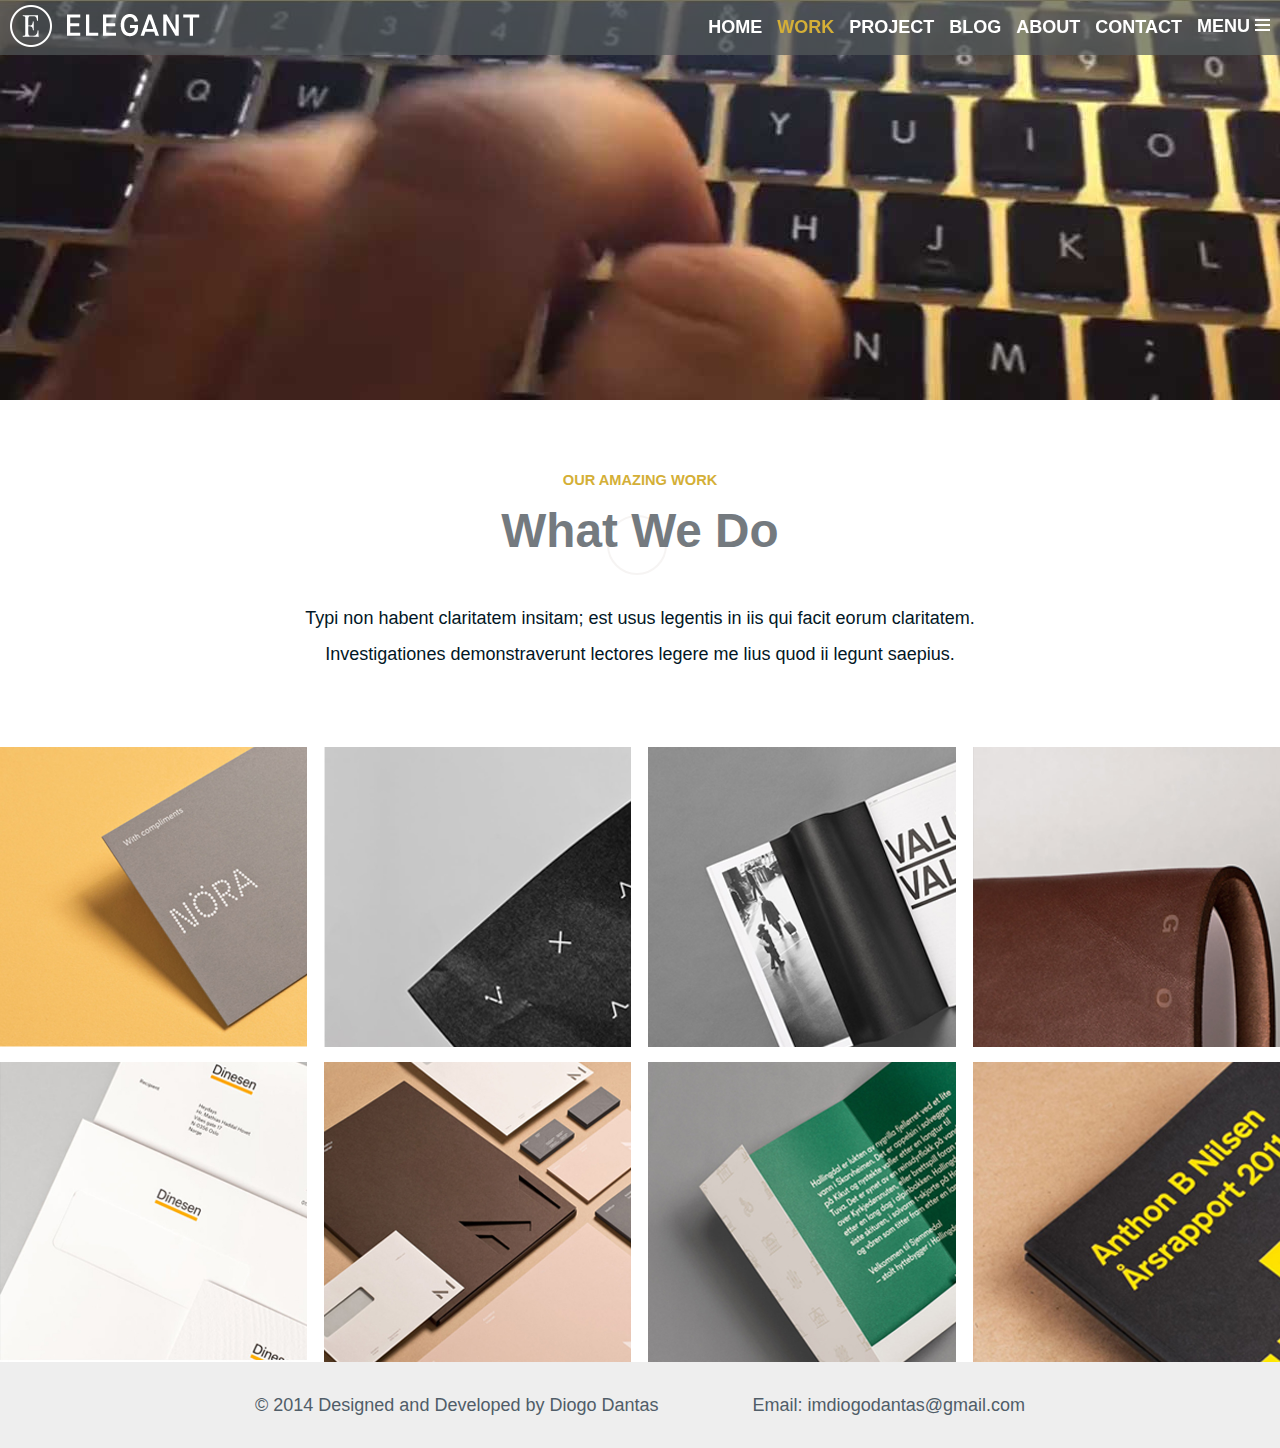
<file: work.html>
<!DOCTYPE html>
<html>
<head>
  <meta charset="utf-8">
  <meta http-equiv="X-UA-Compatible" content="IE=edge">
  <meta name="viewport" content="width=device-width, initial-scale=1">
	<title>Elegant</title>
  
  <link rel="stylesheet" type="text/css" href="styles/style.css">

  <!-- HTML5 shim and Respond.js for IE8 support of HTML5 elements and media queries -->
  <!-- WARNING: Respond.js doesn't work if you view the page via file:// -->
  <!--[if lt IE 9]>
      <script src="https://oss.maxcdn.com/html5shiv/3.7.3/html5shiv.min.js"></script>
      <script src="https://oss.maxcdn.com/respond/1.4.2/respond.min.js"></script>
  <![endif]-->
	
</head>
<body>
  <div class="wrapper">
    <header class="header-work">
      <div class="container">
        <a href="#work" class="btn-scroll"></a>
      </div>
    </header>

    <div class="header-top">
      <div class="container clearfix">
        <div class="logo">
          <a href="/"><img src="img/header-logo.png" alt="logo"></a>
        </div>
        <div class="menu">
          <button class="click-menu" onclick="myFunction()"><span class="disapear">Menu</span><i class="icon-menu"></i></button>
          <nav class="clearfix" id="nav-list">
            <li><a href="index.html">Home</a></li>
            <li><a href="#" class="current">Work</a></li>
            <li><a href="project.html">Project</a></li>
            <li><a href="blog.html">Blog</a></li>
            <li><a href="about.html">About</a></li>
            <li><a href="contact.html">Contact</a></li>
          </nav>
        </div>
      </div>
    </div>

    

    <section id="work">
      <div class="container">
       <div class="container-small main-style">
        <h4 class="min-title">Our Amazing Work</h4>
        <h2 class="title">What We Do</h2>
        <p>Typi non habent claritatem insitam; est usus legentis in iis qui facit eorum claritatem. Investigationes demonstraverunt lectores legere me lius quod ii legunt saepius.</p>
       </div>
        <div class="content-work clearfix">
          <div class="work-item">
             <a href="#"><img src="img/work-item1.jpg" alt=""></a>
          </div>
          <div class="work-item">
             <a href="#"><img src="img/work-item2.jpg" alt=""></a>
          </div>
          <div class="work-item">
             <a href="#"><img src="img/work-item3.jpg" alt=""></a>
          </div>
          <div class="work-item">
             <a href="#"><img src="img/work-item4.jpg" alt=""></a>
          </div>
          <div class="work-item">
             <a href="#"><img src="img/work-item5.jpg" alt=""></a>
          </div>
          <div class="work-item">
             <a href="#"><img src="img/work-item6.jpg" alt=""></a>
          </div>
          <div class="work-item">
             <a href="#"><img src="img/work-item7.jpg" alt=""></a>
          </div>
          <div class="work-item">
             <a href="#"><img src="img/work-item8.jpg" alt=""></a>
          </div>
        </div>
      </div>
    </section>

   

    <footer>
      <div class="container-small clearfix">
        <p>© 2014 Designed and Developed by Diogo Dantas</p>
        <p>Email: imdiogodantas@gmail.com</p>

      </div>
    </footer>
  </div>

  <script type="text/javascript" src="js/my.js"></script>
</body>
</html>
</file>
<file: styles/style.css>
*{
	margin: 0;
	padding: 0;
	border:0;
	font:inherit;
	vertical-align: baseline;
	-webkit-box-sizing:border-box;
	   -moz-box-sizing:border-box;
	       box-sizing: border-box;
}

@import url(https://fonts.googleapis.com/css?family=Open+Sans:300,300italic);

html{height:100%;}
body{
	height:100%;
	font-size: 100%;
	font:1.125em/2em 'Open Sans', sans-serif;
	background-color: #fff;
	color: #021725;

}
ol, ul{
	list-style: none;
}
a, a:hover{text-decoration: none}

.clearfix::after{
	display: table;
	content: "";
	clear: both;

}

.container{
	max-width:1280px;
	margin:0 auto;
}

.container-small{
	max-width: 770px;
	margin:0 auto;
}


/*---------------------------------------------------------------------------------------
  HOME PAGE START
---------------------------------------------------------------------*/


/*НАЧАЛО ХЭДЕРА*/
header{
	padding: 15px 47px 0 40px;
	text-align: center;
}

.header-home{
	height: 700px;
	background: url(../img/header-bg.jpg) no-repeat center;
	background-size: cover;

}

.btn-scroll{
	display: none;
	margin-top: 70px;
	width:60px;
	height: 60px;
	border:2px solid #f6f4f3;
	border-radius: 50%;
	background: url(../img/img-arrow-down.png) no-repeat center;
}
.header-top{
	position: fixed;
	width: 100%;
	height: 55px;
	top:0;
	background-color: rgba(84, 90, 91, 0.7);	
}

.header-top .logo{
	float: left;
	margin-top: 5px;
	margin-left: 10px;
}

.header-top .logo a{
	display: block;
}

.header-top .logo img{
	display: block;
}

.header-top .logo a:hover{
	cursor: pointer;
}

.header-top .menu{
	float: right;
	margin-right: 10px;
}
.header-top .click-menu{
	padding-top: 17px;
	float: right;
	font-size:1em;
	line-height: 1;
	font-weight: bold;
	color: #fff;
	text-transform: uppercase;
	outline: none;
	border: none;
	background: none;
}

i.icon-menu{
	display: inline-block;
	margin-left:5px;
	width:15px;
	height: 15px;
	background: url("../img/menu-icon.png") no-repeat right center;
}

header h1{
	margin-top: 250px;
	font-size: 80px;
	line-height: 80px;
	color: #fff;
}

span.italic{
	font-style:italic;
}


nav{
	list-style: none;
	float: right;
	margin-top: 9px;
}

nav li{
	float: left;
	margin-right:15px;
}

nav li a{
	font-size:1em;
	line-height: 1em;
	font-weight: bold;
	color: #fff;
	text-transform: uppercase;
}
nav li a.current,
nav li a:hover{color:#d4af37;}


/*КОНЕЦ ХЭДЭРА*/


/*Общие стили для SECTION заголовков и кнопок начало*/

.main-style{
	padding: 75px 0;
	text-align: center;
}

.min-title{
	margin-bottom: 20px;
  font-size:0.8125em;
  line-height: 0.8125em;
  font-weight: bold;
  color: #d4af37;
  text-transform: uppercase;
}

.title{
	margin-bottom: 45px;
  font-size:2.65em;
  line-height: 1;;;;
  font-weight: bold;
  color: #747a7f;
}

.btn{
	display:inline-block;
	padding: 0 45px;
	font-size: 0.875em;
	line-height: 3.5em;
	color: #021725;
	border:1px solid #000;
}


/*Общие стили для SECTION конец*/
 
#yourself p{
 	margin-bottom:50px;
 	text-align: center;
}

.work-item{
	float: left;
	margin-right:1.33%;
	margin-bottom: 15px;
	width: 24%;
	overflow: hidden;
	height: 300px;
	text-align: center;
}

.work-item:nth-child(4n){
	margin-right: 0;
}

.work-item:nth-last-child(1),
.work-item:nth-last-child(2),
.work-item:nth-last-child(3),
.work-item:nth-last-child(4){
	margin-bottom: 0;
}

.work-item img{
	display:block;
	height: 100%;
}


.content-people{
	margin-top:50px;
	padding: 0 10px;
}
.people-item{
	float:left;
	margin-right: 1.25%;
  width: 32.5%;
  overflow: hidden;

}

.people-item:last-child{
	margin-right: 0;
}
.people-item img{
	display: block;
  width: 100%;
}

.people-item-info{
	padding:15px 15px 45px 15px;
	background-color: #f9f9f9;
}


.people-item-info .name{
	display: block;
	margin-bottom: 20px;
	font-size: 21px;
	color: #bdbfc1;
}

.people-item-info p{
	font-size: 1.15em;
	line-height: 1.4375em;
}

#home-blog .post{
	margin-bottom: 80px;
	background-color: #f9f9f9;
}

#home-blog img{
	float: left;
	display: block;
	width: 50%;
	height: auto;
}
#home-blog .post-info{
	float: left;
	padding: 40px 35px 10px 35px;
	width: 50%;
	color: #505d68;
}

.post-info .data{
	margin-bottom: 20px;
	font-size: 0.8125em;
	text-transform: uppercase;
}

.post-info h3{
	margin-bottom: 35px;
	font-size: 30px;
}

.post-info p{
	margin-bottom: 35px;
	font-size: 1em;
	line-height: 1.5625em;
	overflow: hidden;
	text-overflow: clip;
	max-height: 110px;
}

.post-info .btn{
	line-height: 2.8125em;
}


#contact img{
	display: block;
	width: 100%;
	height: auto;
}

.contact-block{
  width: 100%;
  background-color: #f9f9f9;
}

.contact-block-item{
  float: left;
	padding:20px 5px;
	color: #505d68;
	text-align: center;
	width: 50%;
}

.contact-block h5{
	margin: 15px 0;
	font-size: 0.8125em;
	font-weight: bold;
	text-transform: uppercase;
}

span.info{
	display: block;
	font-size: 1.1875em;
	line-height: 2.125em;
	word-wrap: break-word;
}
/*НАЧАЛО FOOTER*/
footer{
	padding: 25px 0;
	background-color: #eeeeee;
	color: #505d68;
	font-size: 1em;
}

footer p:first-of-type{
	float: left;
}

footer p:nth-of-type(2){
	float: right;
}

/*КОНЕЦ FOOTER*/

/*---------------------------------------------------------------------------------------
  HOME PAGE END
---------------------------------------------------------------------*/


/*---------------------------------------------------------------------------------------
  WORK PAGE START
---------------------------------------------------------------------*/
.header-work{
	height: 400px;
	background: url(../img/header-bg-work.jpg) no-repeat center;
	background-size: cover;
}

/*---------------------------------------------------------------------------------------
  WORK PAGE END
---------------------------------------------------------------------*/



/*---------------------------------------------------------------------------------------
  PROJECT PAGE START
---------------------------------------------------------------------*/
.header-project{
	height: 700px;
	background: url(../img/header-bg-project.jpg) no-repeat center;
	background-size: cover;
}

.container-blog,
.container-project{
  max-width:1150px;
  margin: 0 auto;
  padding: 60px;
  background-color: #f9f9f9;
}

.project-sidebar{
	float:right;
	width: 35%;
}

.project-item {
	margin-bottom: 5%;
  width:100%;
	overflow:hidden;
}

.project-item img{
	width: 100%;
  display: block;
}
.project-content{
	float: left;
	width:60%;
	text-align: left;
	color: #000;
}

.project-content h3{
	font-size: 2.8125em;
	line-height: 2.8125em;
	font-weight: bold;
}

.project-content p{
	margin: 115px 0;
	font-size: 1.25em;
	line-height: 2em;
}

.project-draw{
	margin-bottom: 20px;
	display: block;
	width: 100%;
}

.project-draw:last-child{
	margin-bottom: 0px;
}

#social-share .container-project{
	background-color: #fff;
}

.social-btn{
	display: inline-block;
	margin-right: 12%;
	width: 20%;
	height: 50px;
	color: #c0c0c0;
	font-weight: bold;
	text-transform: uppercase;
	border:2px solid #a1a1a1;
	background-color: transparent;
	outline: none;
}
.social-btn:last-child{
	margin-right: 0;
}
.social-btn:hover{
	background-color: rgba(212, 175, 55, 0.8);
	color: #000;
}



/*---------------------------------------------------------------------------------------
  PROJECT PAGE END
---------------------------------------------------------------------*/


/*---------------------------------------------------------------------------------------
  BLOG PAGE START
---------------------------------------------------------------------*/

.header-blog{
	height: 400px;
	background: url(../img/header-bg-blog.jpg) no-repeat center;
	background-size: cover;
}


.blog-content{
	float:left;
	width:65%;
}

.blog-item{
	margin-bottom: 50px;
	padding:35px;
	width: 100%;
	background-color: #fff;
	text-align: left;
}

.blog-item:last-child{margin-bottom: 60px;}


.blog-item img{
	display: block;
	width: 100%;
}

h3.title-post{
	margin-top: 30px;
	font-size: 1.875em;
	line-height: 1.875em;
	color: #000;
	font-weight: bold;
}

span.data-post{
	display: inline-block;
	font-size: 0.9375em;
	line-height: 0.9375em;
	color: #d3b000;
	margin-top: 25px;
}

.blog-item p{
	margin: 35px 0 75px;
	font-size: 1em;
	line-height: 1.5625em;
	color: #021725;
}

.blog-item .btn{
	line-height: 2.5em;
}

.blog-content>.btn{
	float: right;
	margin-right: 30px;
}

.blog-sidebar{
	float: right;
	width:30%;
}

#blog .sidebar-item{margin-bottom: 60px;}

.title-underline{
	margin-bottom: 40px;
	padding-bottom: 17px;
	font-size: 1.4375em;
	line-height: 1.4375em;
	font-weight: bold;
	color: #71777c;
	border-bottom: 3px solid #d3b000;
  text-align: left;
}

#blog .sidebar-item a{
	display: block;
	width: 100%;
	margin-bottom: 13px;
	font-size: 1em;
	font-style: italic;
	line-height: 1em;
	color: #021725;
	text-align: left;
}

#blog .sidebar-item a:last-child{margin-bottom: 0;}

#blog .sidebar-item a:hover{
	font-weight: bold;
}
/*---------------------------------------------------------------------------------------
   BLOG PAGE END
---------------------------------------------------------------------*/

/*---------------------------------------------------------------------------------------
   ABOUT PAGE START
---------------------------------------------------------------------*/
.header-about{
	height: 700px;
	background: url(../img/header-bg-about.jpg) no-repeat center;
	background-size: cover;
}

.btn-scroll{
	display:inline-block;
	margin-top: 500px;
}

.about-content{margin: 150px 0;}

.about-content p{
	padding:15px;
	text-align: center;
}

#about-service{
	background-color: #f9f9f9;
}

#about-service img{
	float:left;
	display:block;
	width:50%;
}

.service-info{
	float: left;
	padding: 20px 40px;;
  width: 50%;
}

.service-info .title-post{margin-top: 0;}

.service-info-content{
	margin-top: 30px;;
	vertical-align: bottom;
	font-size: 1.1em;
	line-height: 1.35em;
	color: #505d68;
	letter-spacing: -1px;
}

.service-info-content p{
	display: inline-block;
	margin-right: 3%;
	width: 47%;

}

.service-info-content ul{
	display: inline-block;
	width: 48%;
}
/*---------------------------------------------------------------------------------------
   ABOUT PAGE END
---------------------------------------------------------------------*/


/*---------------------------------------------------------------------------------------
   CONTACT PAGE START
---------------------------------------------------------------------*/
.header-contact{
	height: 400px;
	background: url(../img/header-bg-contact.jpg) no-repeat center;
	background-size: cover;
}
.left{float: left;}
.right{float: right;}


/*---------------------------------------------------------------------------------------
   CONTACT PAGE END
---------------------------------------------------------------------*/

/*АДАПТИВНАЯ ЧАСТЬ*/

@media(max-width: 992px){
.about-content{margin: 75px 0;}
.about-content p{
   font-size: 1.05em;
   line-height: 1.5em;
}

.service-info-content{
	margin-top: 15px;
	font-size: 0.965em;
	line-height: 1.15em;
}
	.service-info{
	padding: 10px 20px;;
  width: 50%;
}

.service-info .title-post{
	font-size: 1.6em;
	line-height: 1.6em;
}

}



@media(max-width: 750px){

.container{
	max-width:1280px;
	margin:0 auto;
}

.container-small{
	padding: 0 35px 0 35px;
}

.title{
	font-size: 2.1875em;
	line-height: 1.5em;
}

.main-style{
	padding: 35px 0;
	
} 

header{
	padding: 15px 47px 0 40px;
	height: 1335px;
}

.header-home{background: url(../img/header-bg-mobi.jpg) no-repeat center;}

header h1{
	font-size: 2.5em;
}

.btn-scroll{display: inline-block;}

nav{
  margin-top:0;
	position: absolute;
	right:0;
	left:0;
	top:100%;
	background:rgba(38, 49, 54, 0.85);
	
}

nav li{
	float: none;
	width: 100%;
	text-align: center;
}


.header-top .menu{
	margin-top: 0;
	margin-right: 0;
}

.header-top .click-menu{
  height: 55px;
  padding:12px 15px 11px;
  background:rgba(38, 49, 54, 0.85);
  
 }
.click-menu i{
  background-position: center;
 }

.click-menu .disapear{
  display: none;
 }

footer{
	padding: 10px 0;
	font-size: 0.85em;
	line-height: 1.4em;

}

footer p:first-child,
footer p:last-child{
	float:none;
}


.work-item,
.people-item,
#home-blog img,
#home-blog .post-info{
	float: none;
	width: 100%;
}

.work-item img{
	width: 100%;
	height: auto;
}
.work-item:nth-last-child(1),
.work-item:nth-last-child(2),
.work-item:nth-last-child(3),
.work-item:nth-last-child(4),
.people-item{
	margin-bottom: 15px;
}

.people-item:last-child{margin-bottom: 0;}

.post-info p{
	margin-bottom: 10px;
	font-size: 1em;;
	line-height: 1.125em;
}


.contact-block h5{
	margin: 5px 0;
}

span.info{
	font-size: 0.8125em;
	line-height: 1.25em;
}



/*PAGE PROJECT start*/


.project-content,
.project-sidebar{
	float: none;
	width: 100%;
}


.project-draw:last-child {
	margin-bottom: 20px;
}
#social-share{display: none;}

/*PAGE PROJECT end*/


/*PAGE BLOG START*/
.blog-content,
.blog-sidebar{
	float:none;
	width:100%;
}
/*PAGE BLOG END*/



/*PAGE ABOUT START*/

#about-service img,
.service-info{
  float: none;
	width:100%;
}


.service-info-content p,
.service-info-content ul{
	margin-bottom: 20px;
	display:block;
	width: 100%;
}


/*PAGE ABOUT END*/



/*PAGE CONTACT START*/


/*PAGE CONTACT END*/
}
</file>
